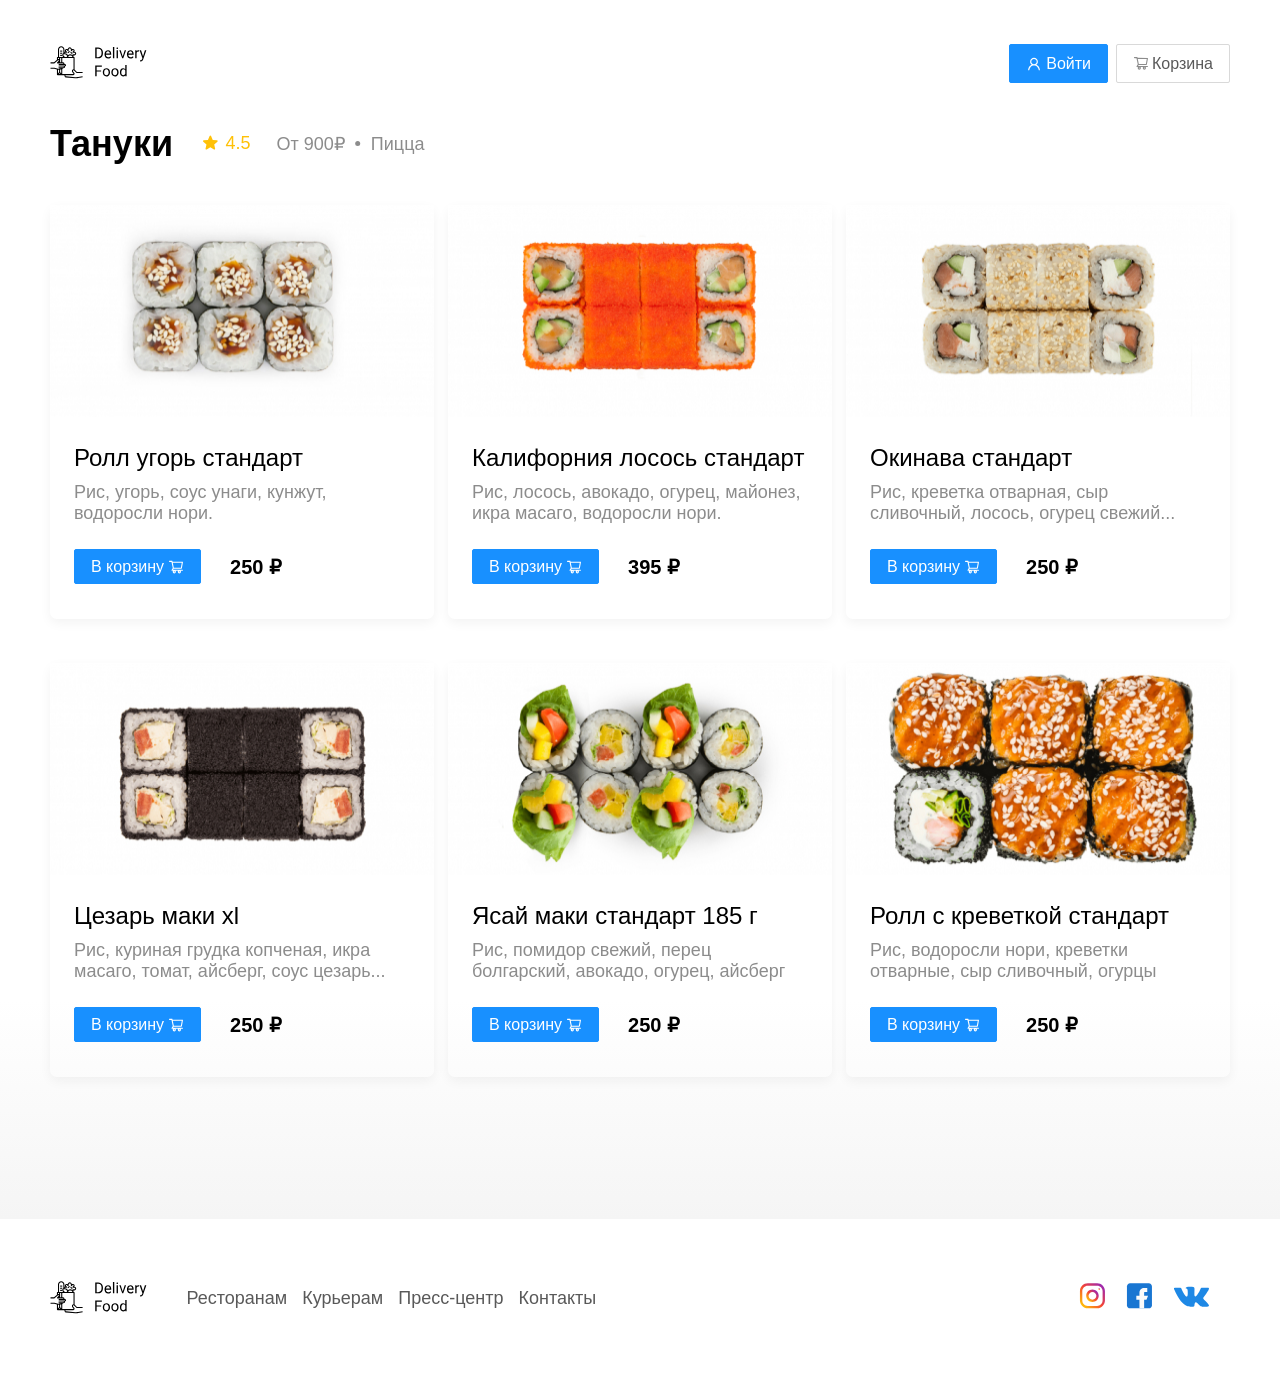
<file: goods.html>
<!DOCTYPE html>
<html lang="ru">
    <head>
        <meta charset="UTF-8">
        <meta name="viewport" content="width=device-width, initial-scale=1.0">
        <title>Ресторан</title>
        <link rel="stylesheet" href="styles/style.css">
        <script src="./scripts/index.js" defer></script>
    </head>
    <body>

        <!--Header-->
        <header class="header">
            <div class="container container--header">
                <a href="index.html" class="logo">
                    <img src="assets/images/other/logo.svg" alt="#logo">
                </a>
                <div class="header__btns">
                    <a href="#" class="btn btn__primary "><img src="assets/images/other/user.svg" alt="">Войти</a>
                    <a href="#" class="btn btn__outline" id="btn__cart"><img src="assets/images/other/shopping-cart-header.svg" alt="">Корзина</a>
                </div>
            </div>  
        </header>

        <!--main-->
        <main class="main">
            <section class="container">
                <div class="restaraunt__info restaraunt__info--goods" id = "goodsTitle">
                    <h1 class="restaraunt__title restaraunt__title--goods">Тануки</h1>
                    <div class="raiting">
                        <img class="star_img" src="assets/images/other/star.svg" alt="">
                        <p class="rank">4.5</p>
                        <p class="price">От<span class="cost">900</span>₽<img class="dot" src="assets/images/other/dot.svg" alt=""><span class="dish">Пицца</span></p>
                    </div>
                </div>

                <section class="goods" id="goods">
                    <!-- Good -->
                    <div class="good">
                        <div>
                            <img class="good__image" src="assets/images/goods/roll_eel_standart.jpg" alt="">
                        </div>
                        <div class="good__info">
                            <h3 class="good__title">Ролл угорь стандарт</h3>
                            <p class="good__about">Рис, угорь, соус унаги, кунжут, водоросли нори.</p>
                            <div class="good__buy">
                                <a href="#" class="btn btn__cart--goods">В корзину <img src="assets/images/other/shopping-cart-goods.svg" alt=""></a>
                                <p class="good__price">250 ₽</p>
                            </div>
                        </div>
                    </div>

                     <!-- Good -->
                     <!-- <div class="good">
                        <div>
                            <img class="good__image" src="assets/images/goods/kalifornia_standart.jpg" alt="">
                        </div>
                        <div class="good__info">
                            <h3 class="good__title">Калифорния лосось стандарт</h3>
                            <p class="good__about">Рис, лосось, авокадо, огурец, майонез, икра масаго, водоросли нори.</p>
                            <div class="good__buy">
                                <a href="#" class="btn btn__cart--goods">В корзину <img src="assets/images/other/shopping-cart-goods.svg" alt=""></a>
                                <p class="good__price">395 ₽</p>
                            </div>
                        </div>
                    </div> -->
                    
                     <!-- Good -->
                     <!-- <div class="good">
                        <div>
                            <img class="good__image" src="assets/images/goods/okinava_standart.jpg" alt="">
                        </div>
                        <div class="good__info">
                            <h3 class="good__title">Окинава стандарт</h3>
                            <p class="good__about">Рис, креветка отварная, сыр сливочный, лосось, огурец свежий...</p>
                            <div class="good__buy">
                                <a href="#" class="btn btn__cart--goods">В корзину <img src="assets/images/other/shopping-cart-goods.svg" alt=""></a>
                                <p class="good__price">250 ₽</p>
                            </div>
                        </div>
                    </div> -->

                     <!-- Good -->
                     <!-- <div class="good">
                        <div>
                            <img class="good__image" src="assets/images/goods/cezar_maki_xl.jpg" alt="">
                        </div>
                        <div class="good__info">
                            <h3 class="good__title">Цезарь маки хl</h3>
                            <p class="good__about">Рис, куриная грудка копченая, икра масаго, томат, айсберг, соус цезарь...</p>
                            <div class="good__buy">
                                <a href="#" class="btn btn__cart--goods">В корзину <img src="assets/images/other/shopping-cart-goods.svg" alt=""></a>
                                <p class="good__price">250 ₽</p>
                            </div>
                        </div>
                    </div> -->

                     <!-- Good -->
                     <!-- <div class="good">
                        <div>
                            <img class="good__image" src="assets/images/goods/yasai_maki_standart.jpg" alt="">
                        </div>
                        <div class="good__info">
                            <h3 class="good__title">Ясай маки стандарт 185 г</h3>
                            <p class="good__about">Рис, помидор свежий, перец болгарский, авокадо, огурец, айсберг</p>
                            <div class="good__buy">
                                <a href="#" class="btn btn__cart--goods">В корзину <img src="assets/images/other/shopping-cart-goods.svg" alt=""></a>
                                <p class="good__price">250 ₽</p>
                            </div>
                        </div>
                    </div> -->

                     <!-- Good -->
                     <!-- <div class="good">
                        <div>
                            <img class="good__image" src="assets/images/goods/roll_shrimp_standart.jpg" alt="">
                        </div>
                        <div class="good__info">
                            <h3 class="good__title">Ролл с креветкой стандарт</h3>
                            <p class="good__about">Рис, водоросли нори, креветки отварные, сыр сливочный, огурцы</p>
                            <div class="good__buy">
                                <a href="#" class="btn btn__cart--goods">В корзину <img src="assets/images/other/shopping-cart-goods.svg" alt=""></a>
                                <p class="good__price">250 ₽</p>
                            </div>
                        </div>
                    </div> -->

                </section>
            </div>
        </main>

        <!-- Modal window -->
        <div class="cart-modal__overlay">
            <div class="cart-modal">
                <div class="cart-modal__header">
                    <h2 class="cart-modal__title">Корзина</h2>
                    <span class="cart-modal__close"><img src="assets/images/other/close.svg" alt=""></span>
                </div>
                <div class="cart-modal__body">
                    <div class="cart-item">
                        <h3 class="cart_item__title">Ролл угорь стандарт</h3>
                        <div class="cart-item__controls">
                            <p class="cart-item__price good__price">250 ₽</p>
                            <button>-</button>
                            <p class="cart-item__control--count">1</p>
                            <button>+</button>
                        </div>
                    </div>

                    <div class="cart-item">
                        <h3 class="cart_item__title">Ролл угорь стандарт</h3>
                        <div class="cart-item__controls">
                            <p class="cart-item__price good__price">250 ₽</p>
                            <button>-</button>
                            <p class="cart-item__control--count">1</p>
                            <button>+</button>
                        </div>
                    </div>
                </div>
                <div class="cart-modal__footer">
                    <p class="cart-modal__footer--price info-black">1250 ₽</p>
                    <div class="cart-modal__footer--controls">
                        <button class="btn btn__primary ">Оформить заказ</button>
                        <button class="btn btn__outline ">Отмена</button>
                    </div>
                </div>

            </div>
        </div>

         <!--Footer-->
         <footer class="footer">
            <div class="container container--footer">
                <a href="index.html" class="logo">
                    <img src="assets/images/other/logo.svg" alt="#logo">
                </a>
                <div class="footer_content">
                    <ul class="footer__links">
                        <li><a href="goods.html" class="footer__link">Ресторанам</a></li>
                        <li><a href="goods.html" class="footer__link">Курьерам</a></li>
                        <li><a href="goods.html" class="footer__link">Пресс-центр</a></li>
                        <li><a href="goods.html" class="footer__link">Контакты</a></li>
                    </ul>
                    <div class="footer__socials">

                        <a class="footer__social">
                            <img src="assets/images/other/instagram.svg" alt="#instagram">
                        </a>

                        <a class="footer__social">
                            <img src="assets/images/other/facebook.svg" alt="#facebook">
                        </a>

                        <a class="footer__social">
                            <img src="assets/images/other/vk.svg" alt="#VK">
                        </a>
                    </div>
                </div>
            </div>
        </footer>

    </body>
</html>
</file>
<file: styles/style.css>
/*General*/
html {
    font-family: sans-serif;
    font-size: 10px;
    color: #000;

}


*,
*::before,
*::after {
    margin: 0;
    padding: 0;
    box-sizing: border-box;
}

.container {
    max-width: 1200px;
    margin: 0 auto;
    padding: 0 1rem;

    box-sizing: border-box;
}

li {
    list-style-type: none;
}
/*Header*/
header {
    padding: 4.4rem 0 0;
    margin-bottom: 4rem;

    background-color: #fff;
}
.container--header {
    display: flex;
    justify-content: space-between;
}
.logo {
    display: inline-block;
    cursor: pointer;
}

.btn {
    display: flex;
    align-items: center;
    gap: 0.4rem;

    padding: 0.8rem 1.6rem;

    border: 0;
    border-radius: 0.2rem;
    
    font-size: 1.6rem;
    line-height: 1.6rem;
    text-decoration: none;
    transition: background 0.2s linear;

    cursor: pointer;

}

.header__btns {
    display: flex;
    gap: 0.8rem;
}
.btn__primary  {
    background-color: #1890ff;
    border: 1px solid #1890FF;

    color: #fff;
}

.btn__primary:hover {
    background-color: #0e65b7;
}

.btn__outline {
    background-color: #fff;
    border: 1px solid rgb(217, 217, 217);
    
    color: #595959;
}

.btn__cart--goods {
    background-color: #1890ff;
    border: 1px solid #1890FF;

    color: #fff;
}

.btn__cart--goods:hover {
    background-color: #0e65b7;
}

.btn__outline:hover {
    background-color: #ddd;
}

/*Main*/

main {
    background-image: linear-gradient(to bottom, #fff 80%, #F5F5F5 100%);
}

.main__promo {
    width: 100%;
    height: 100%;
    padding:  6.8rem 7.1rem;
    margin-bottom: 5.6rem;

    background-image: url("../assets/images/other/promo.jpeg");
    background-repeat: no-repeat;
    background-position: center;
    background-size: cover;

    color: #302C34;
    font-weight: 400;
}
.promo__about {
    max-width: 53rem;
}
.main__header {
    margin-bottom: 1.5rem;
    
    font-size: 3.9rem;
    font-weight: 700;
    line-height: 4.6rem;
    text-align: left;
}
.main__text {
    font-size: 2.4rem;
    line-height: 2.8rem;
}

.delivery__about {
    display: flex;
    justify-content: space-between;
    align-items: center;
    gap: 2rem;
    flex-wrap: wrap;

    margin-bottom: 4.4rem;
}


.delivery__title {
    font-size: 3.6rem;
    font-weight: 700;
    line-height: 4.2rem;
    color: #000;
}

.search__form {
    position: relative;
}

.search__input {
    width: 30rem;
    padding: 0.5rem 1.2rem 0.5rem 3.2rem;

    border: 1px solid rgb(217, 217, 217);
	border-radius: 2px;
    font-size: 1.6rem;

    outline: none;
}

.search__input::placeholder {
    color: #bfbfbf;
}

.search__link {
    position: absolute;
    top: 0.7rem;
    left: 1rem;
    z-index: 1;
}

/*restaraunt*/
.delivery__restaraunts {
    display: flex;
    justify-content: center;
    gap: 1.3rem;
    flex-wrap: wrap;
    padding-bottom: 6rem;
    text-decoration: none;
    cursor: pointer;
}

.restaraunt {
    width: 38.4rem;
    height: 38rem;

    margin-bottom: 3rem;

    border-radius: 0.7rem;
    box-shadow: 0px 4px 12px 0px rgba(0, 0, 0, 0.05);

    text-decoration: none;
    color: #000000;

    cursor: pointer;
    transition: all 0.2s linear;
}
.restaraunt:hover {
    transform: scale(1.05);
}

.restaraunt__image {
    width: 100%;
    height: 25rem;

    margin-bottom: 2rem;
}
.restaraunt__about {
    padding: 0 2.4rem 3.5rem;
}
.restaraunt__info {
    display: flex;
    justify-content: space-between;

    margin-bottom: 1rem;
}
.restaraunt__title {
    font-size: 2.4rem;
    font-weight: 700;

}
.info-black {
    display: flex;
    align-items: center;
    padding: 0.1rem 0.8rem;

    background-color: #000;
    border-radius: 0.2rem;


    color: #fff;
    text-align: center;
    font-size: 1.2rem;
    font-weight: 400;
}
.raiting {
    display: flex;
   
}

.rank {
    margin: 0 2.6rem 0 0.75rem;
    font-size: 1.8rem;
    color: #FFC107;
}
.price {
    display: flex;
    align-items: center;
    font-size: 1.8rem;
    color: #8C8C8C;
}
.dot {
    margin: 0 1rem;
}

.cost {
    margin-left: 0.5rem;
}
.star_img {
    margin-bottom: 0.3rem;
}
/*Footer*/
footer {
    width: 100%;

    margin-top: auto;
    padding: 6rem 0;
}
.container--footer {
    display: flex;
}
.footer_content {
    display: flex;
    align-items: center;
    justify-content: space-between;
    flex-wrap: wrap;

    width: 100%;

    margin-left: 3.55rem;

    font-size: 1.8rem;

}
.footer__links {
    display: flex;
    gap: 1.5rem;
}
.footer__link {

    text-decoration: none;
    color: #595959;

    transition: color 0.2s linear;
}

.footer__link:hover {
    color: #1890ff;
}

.footer__socials {
    display: flex;
    align-items: center;
}

.footer__social {
    display: inline-block;
    margin-right: 2.1rem;

    transition: all 0.2s linear;

    cursor: pointer;
}

.footer__social:hover {
    transform: scale(1.2);
}


/* Goods */
.restaraunt__info--goods {
    justify-content: flex-start;
    align-items: center;
    gap: 3rem;

    margin-bottom: 4rem;

}

.restaraunt__title--goods {
    font-size: 3.6rem;
}

.goods {
    display: flex;
    justify-content: center;
    gap: 1.4rem;

    flex-wrap: wrap;

    padding-bottom: 11.2rem;
}

.good {
    width: 38.4rem;
    height: 41.4rem;

    margin-bottom: 3rem;

    border-radius: 0.7rem;
    box-shadow: 0px 4px 12px 0px rgba(0, 0, 0, 0.05);

    transition: all 0.2s linear;
}

.good__about {
    margin-bottom: 2.5rem;
}

.good__info {
    padding:  0 2.4rem;
}
.good__image {
    width: 100%;
    height: 21.2rem;

    margin-bottom: 2.5rem;
}

.good__buy {
    display: flex;
    align-items: center;
    gap: 2.9rem
}

.good__title {
    margin-bottom: 1rem;

    font-size: 2.4rem;
    font-weight: 400;

}

.good__about {
    font-size: 1.8rem;
    font-weight: 400;
    color: #8c8c8c;
}
.good__price {
    font-size: 2rem;
    font-weight: 700;
    color: #000;
}

.cart-modal__overlay {
    display: none;
    align-items: center;
    justify-content: center;

    
    background: rgba(0, 0, 0, 0.4);

    position: fixed;
    top: 0;
    right: 0;
    bottom: 0;
    left: 0;
    z-index: 2;
}

.cart-modal__overlay.open {
    display: flex;
}
.cart-modal__close {
    cursor: pointer;
}
.cart-modal {
    width: 100%;
    max-width: 78rem;

    padding: 4rem 4.5rem;

    border-radius: 0.5rem;

    background-color: #fff;

}
.cart-modal__header {
    display: flex;
    justify-content: space-between;
    align-items: center;

    margin-bottom: 4.8rem;
}

.cart-modal__title {
    font-size: 3.6rem;
}


.cart-modal__body {
    margin-bottom: 5.3rem;
}

.cart-item {
    display: flex;
    align-items: center;
    justify-content: space-between;
    flex-wrap: wrap;
    gap: 1rem;

    margin-bottom: 1.7rem;
    padding-bottom:  0.9rem;
    border-bottom: 1px solid #D9D9D9;
}

.cart_item__title {
    font-size: 1.8rem;
    font-size: 400;
}

.cart-modal__footer {
    display: flex;
    justify-content: space-between;
    align-items: center;
    flex-wrap: wrap;
    gap: 2rem;
}

.cart-modal__footer--controls {
    display: flex;
    gap: 1rem;
}

.cart-modal__footer--price {
    font-size: 2rem;
    font-weight: 400;

    padding: 1rem 2rem;

}

.cart-item__controls {
    display: flex;
    align-items: center;
}
.cart-item__price {
    margin-right: 4.8rem;
}

.cart-item__control--count {
    margin: 0 1.6rem;

    font-size: 1.6rem;
    font-weight: 400;
}
.cart-item__controls button {
    text-align: center;
    padding: 5px 16px;
    
    background-color: #fff;
    border: 1px solid rgb(64, 169, 255);
	border-radius: 2px;

    font-size: 1.4rem;
    font-weight: 400;
    color: #40A9FF;
    transition: all 0.2s linear;
 
}

.cart-item__controls button:hover {
    background-color: #0e65b7;
    color: #fff;
}
</file>
